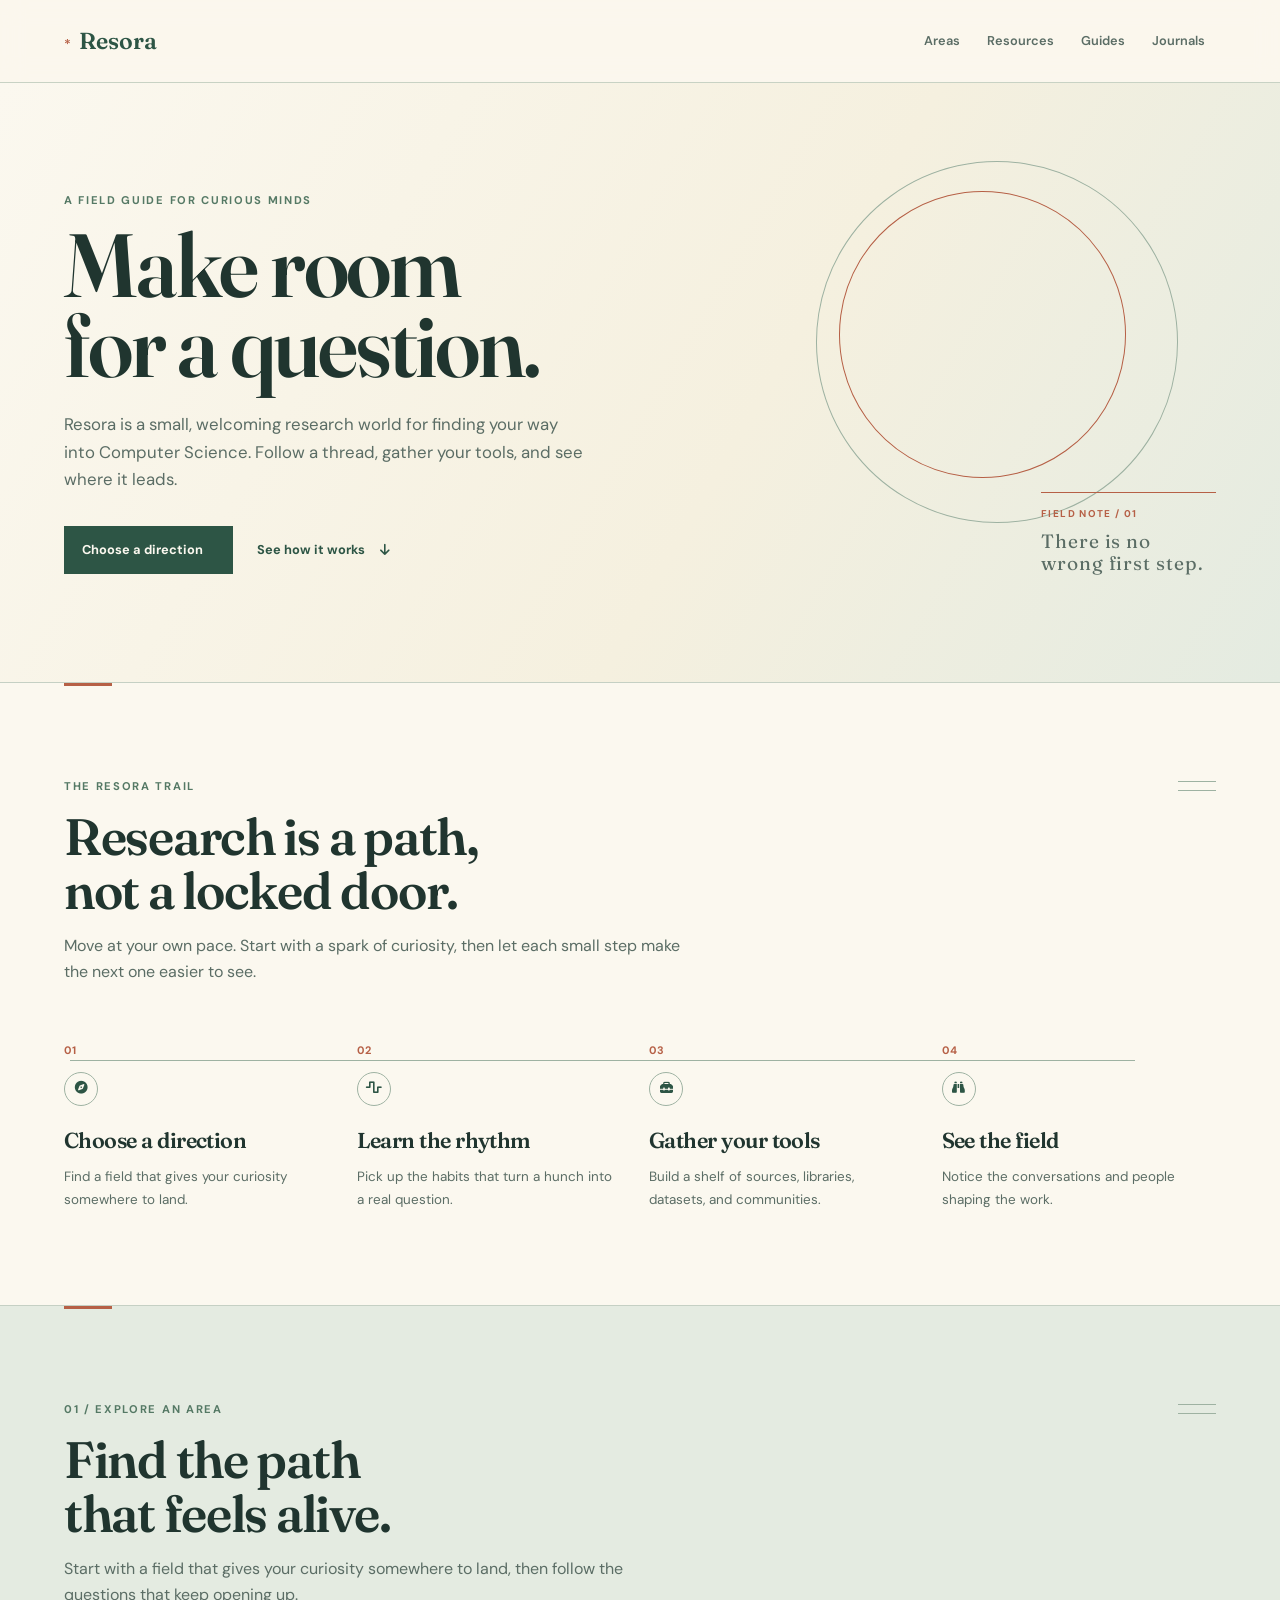
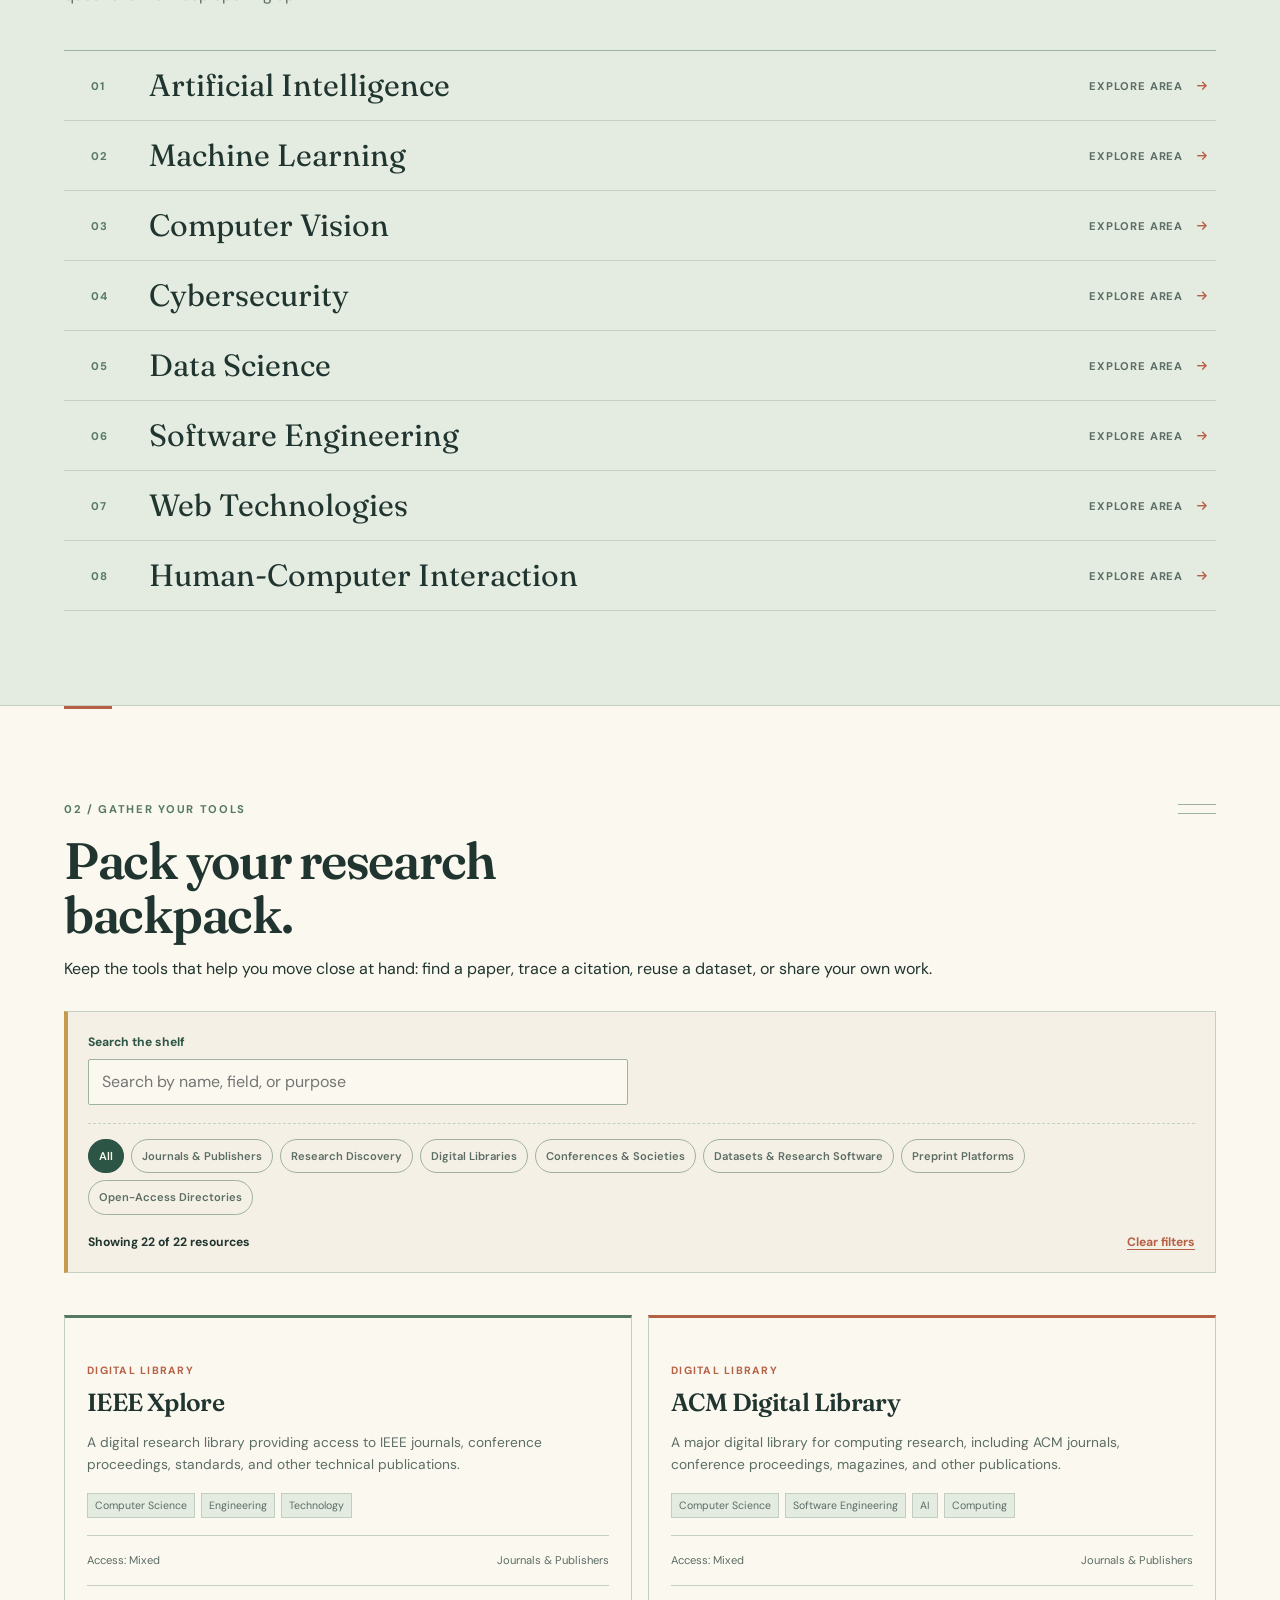
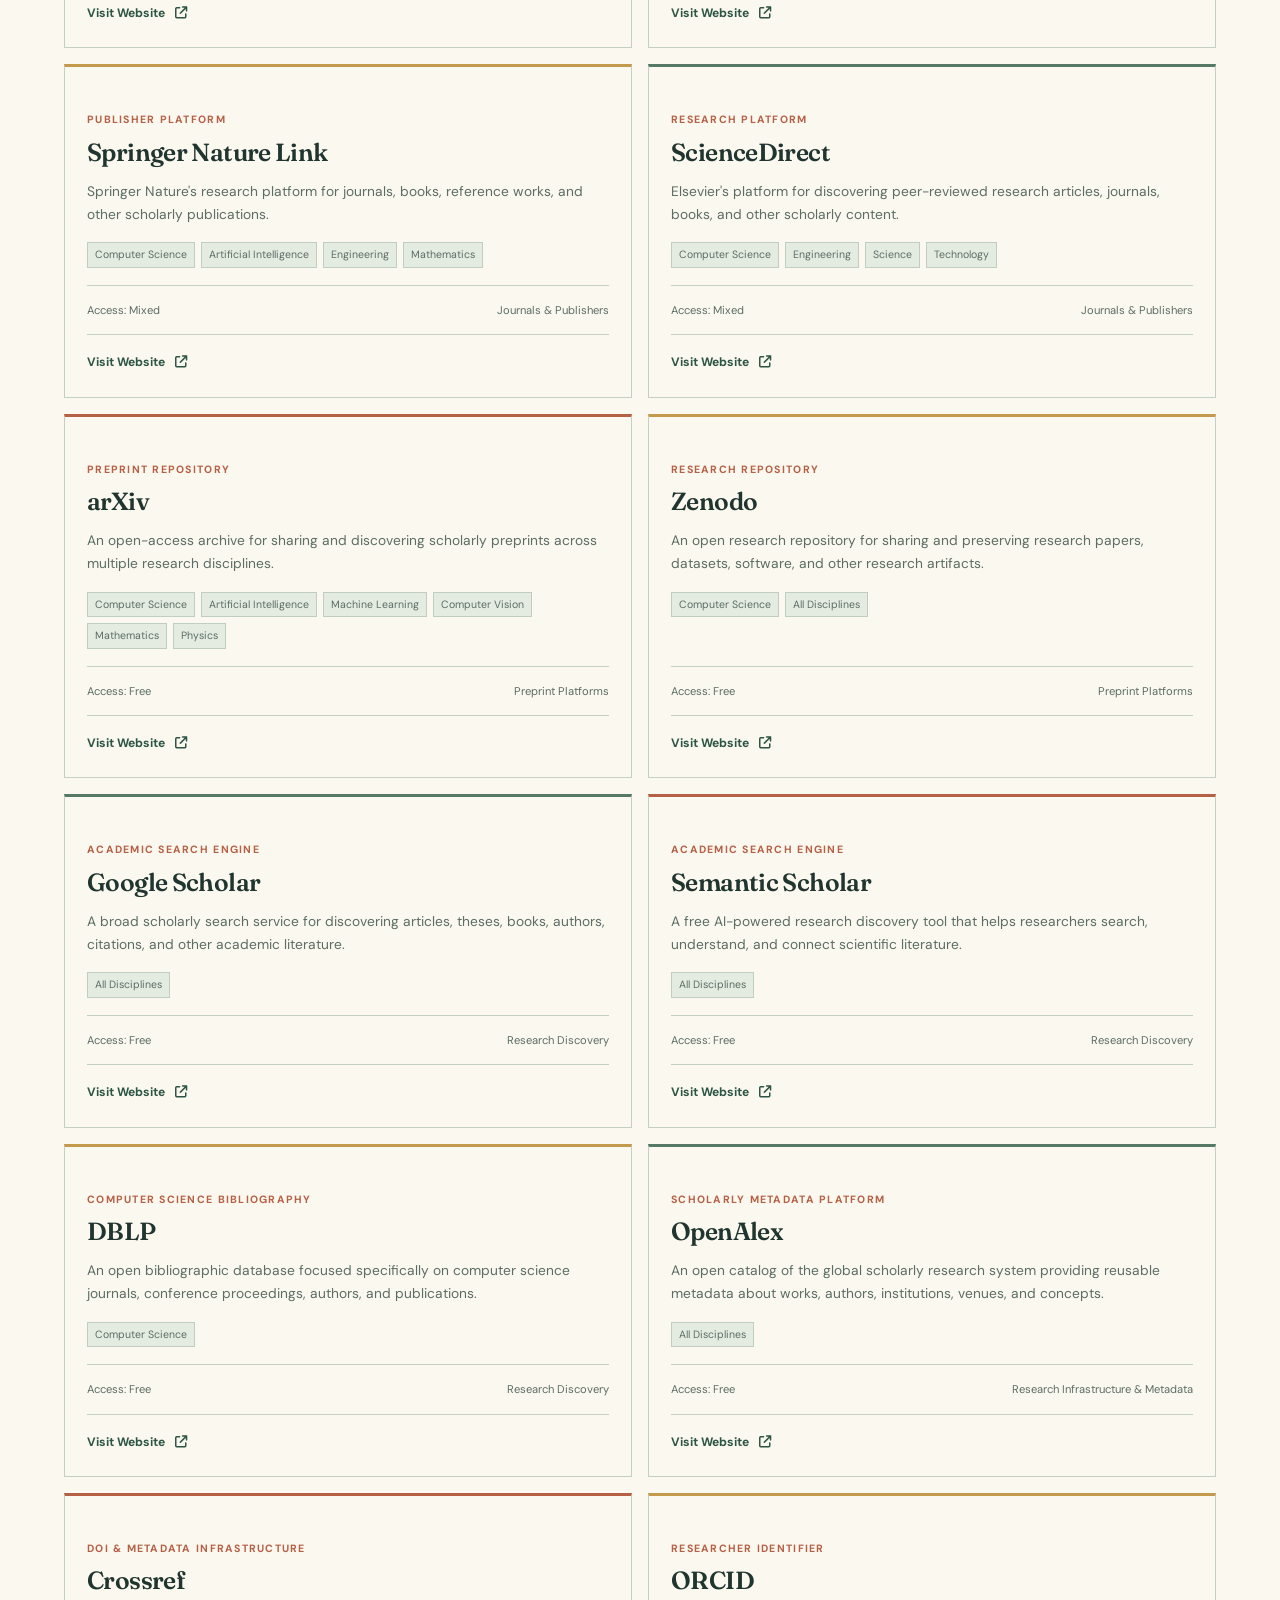
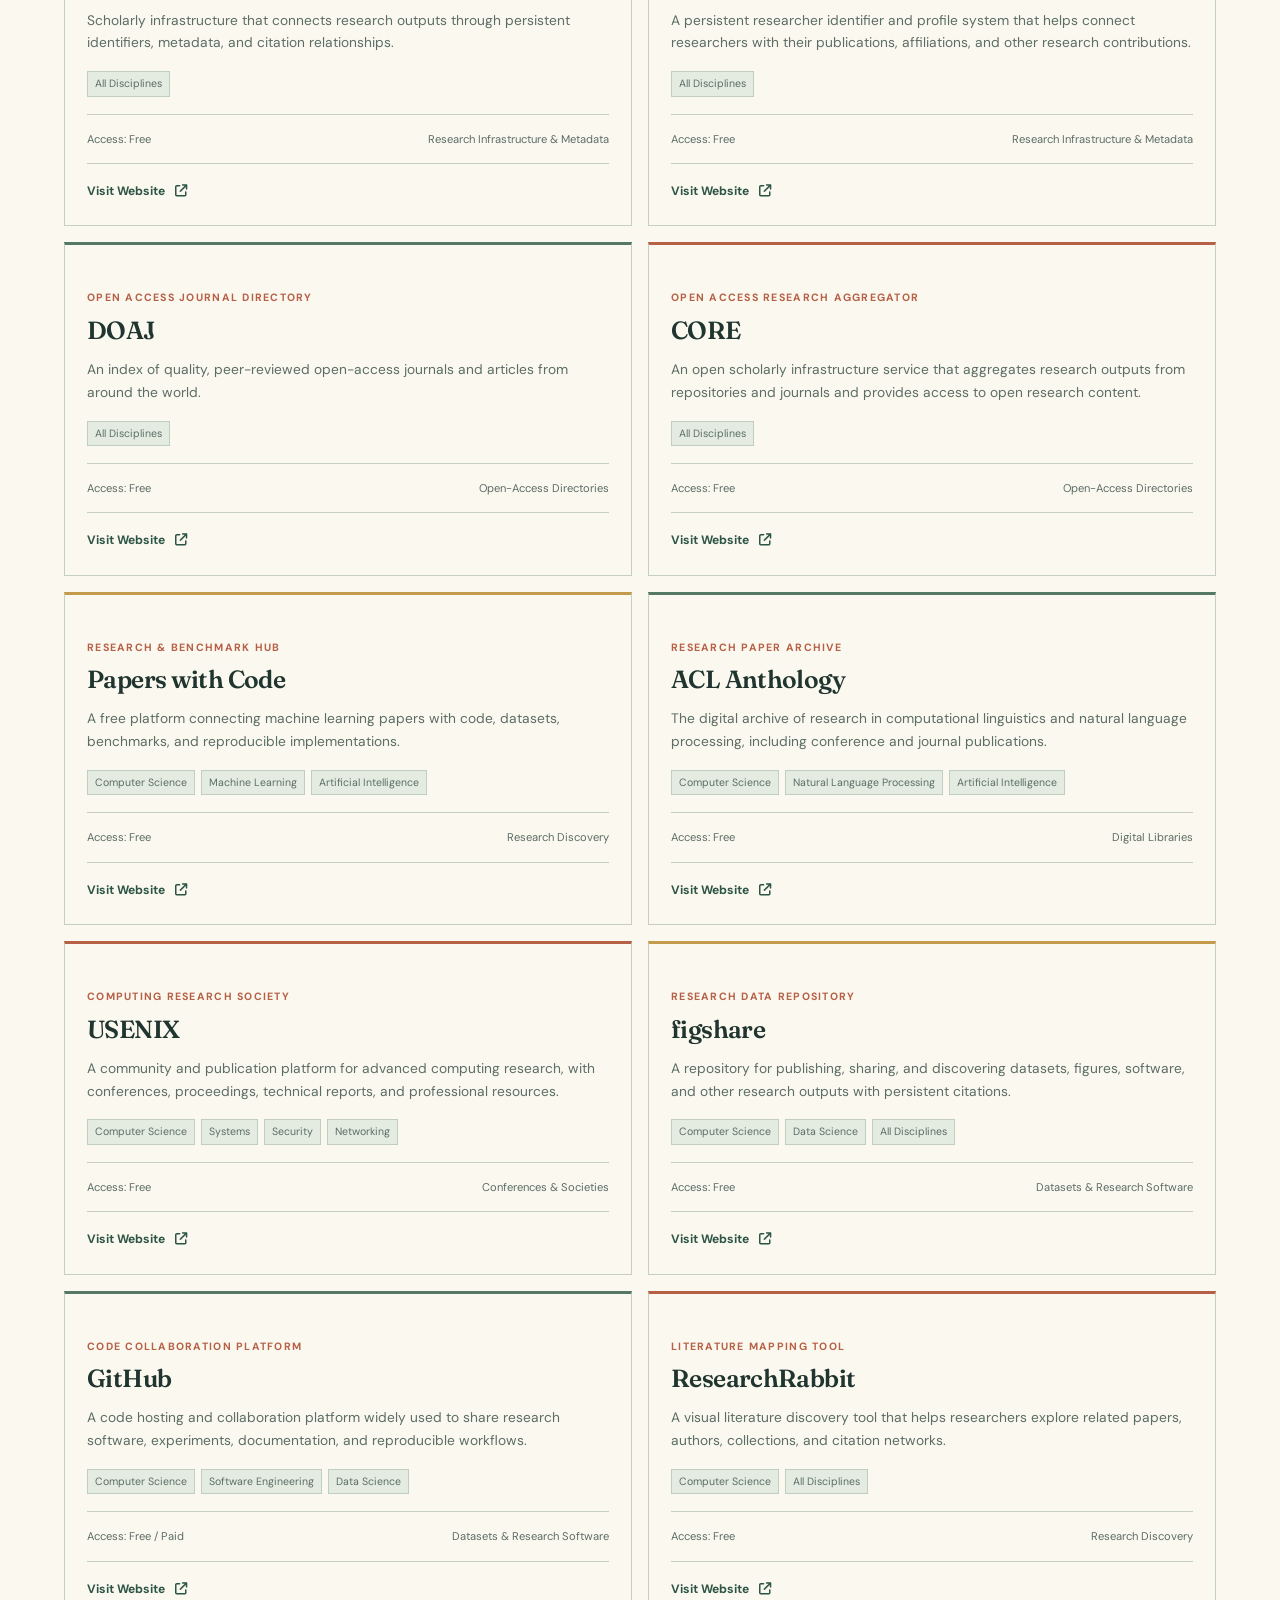
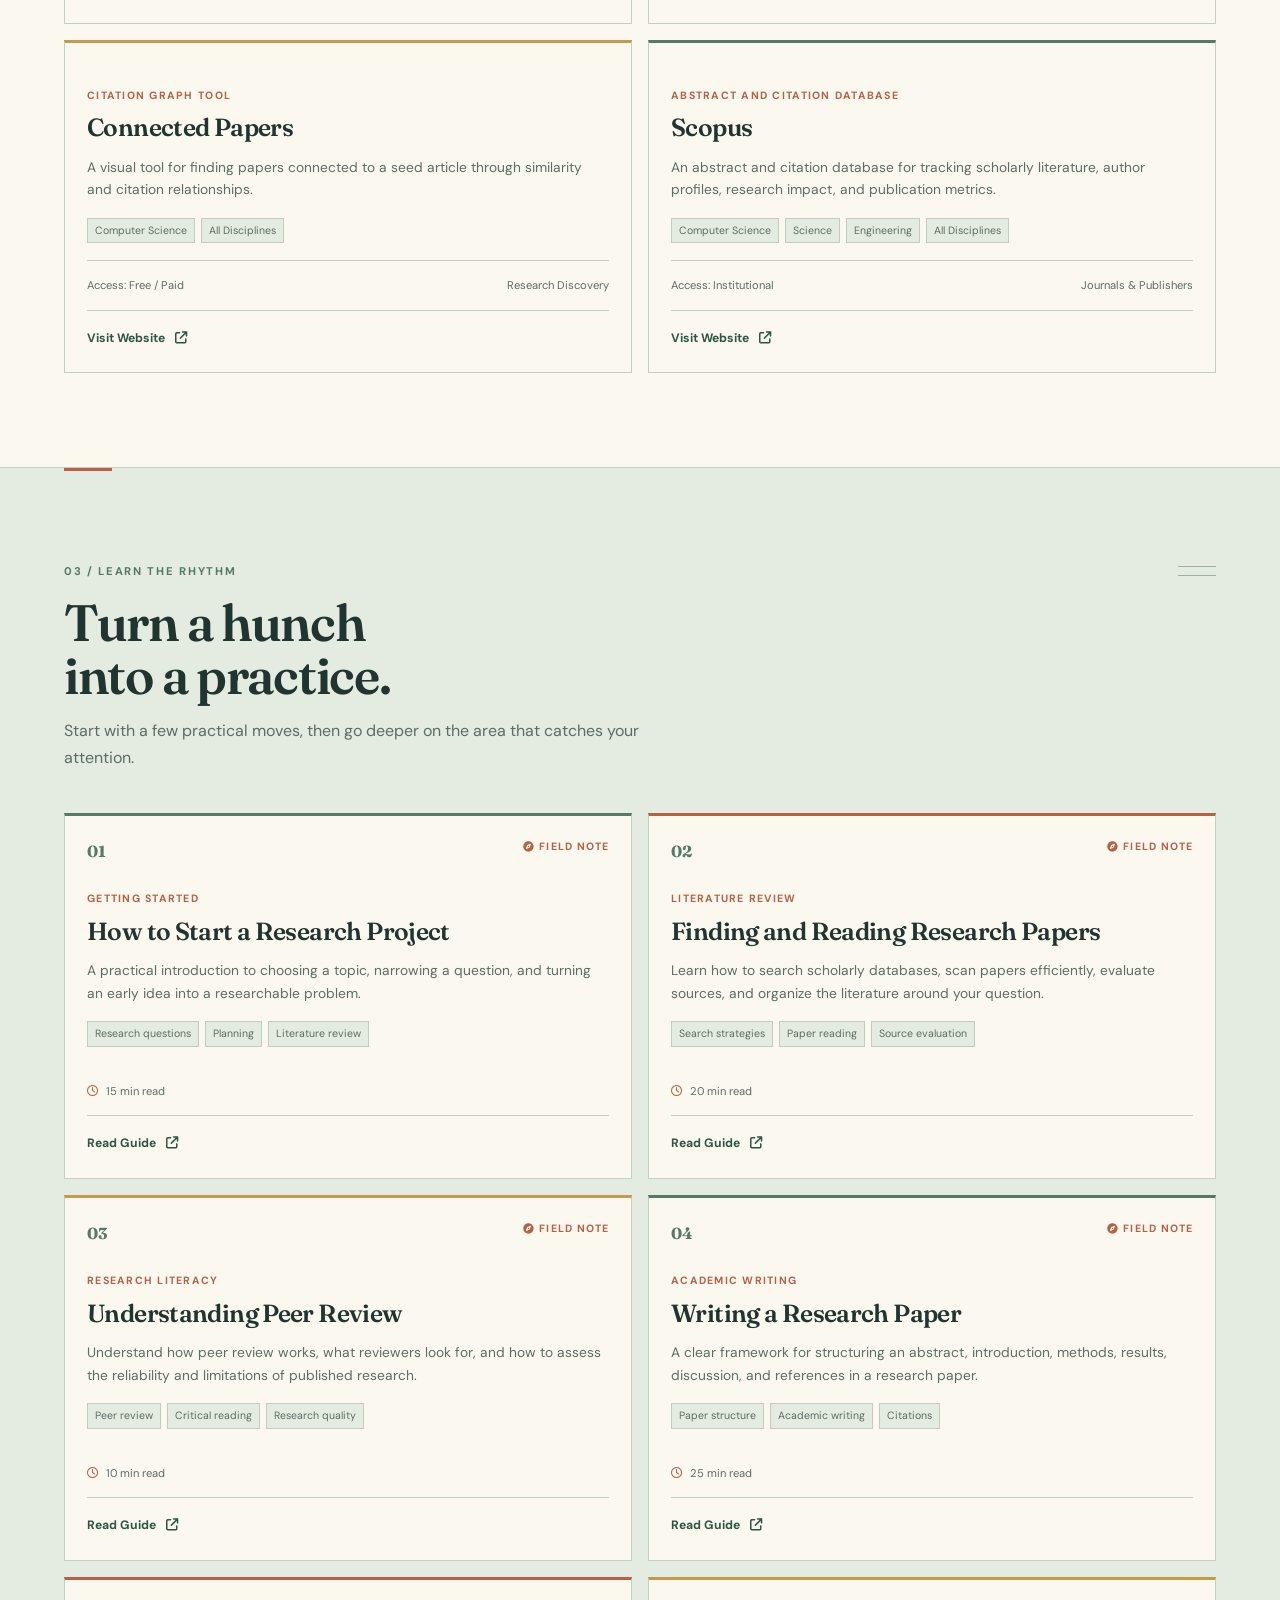
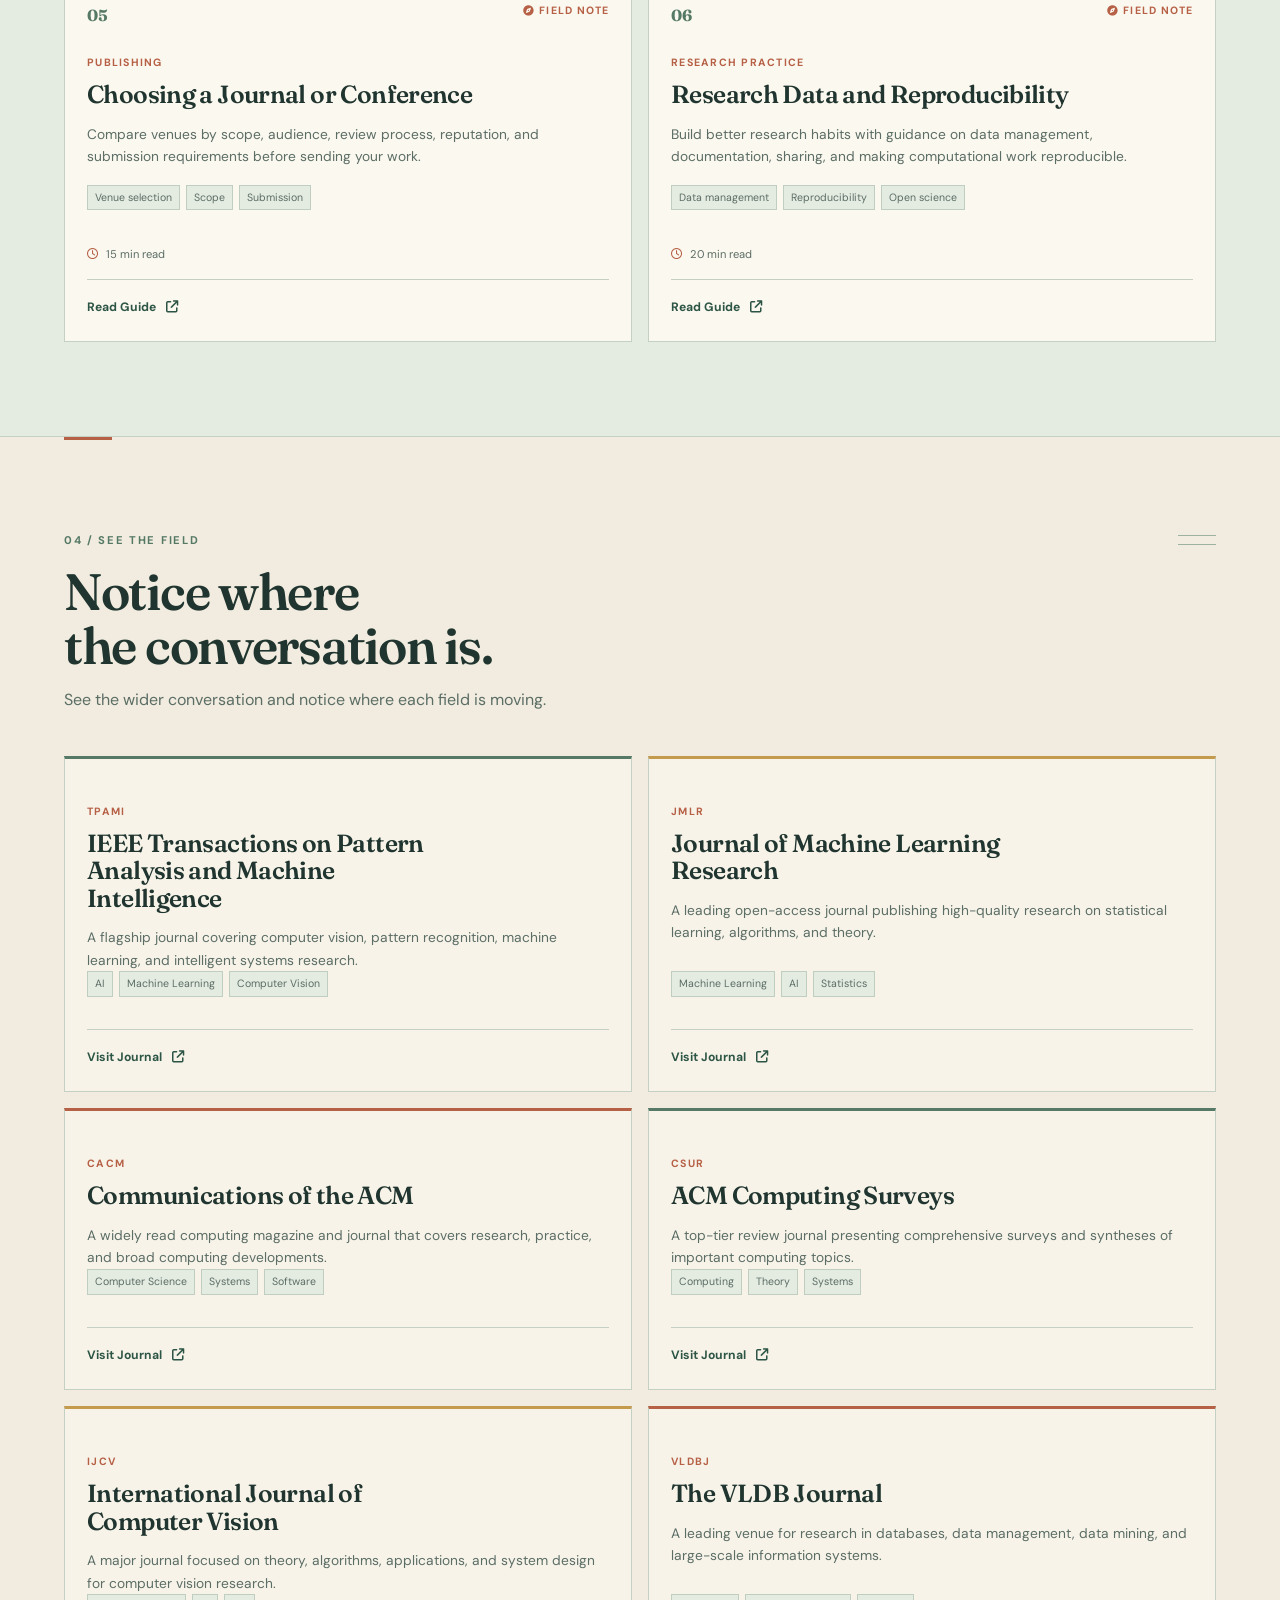
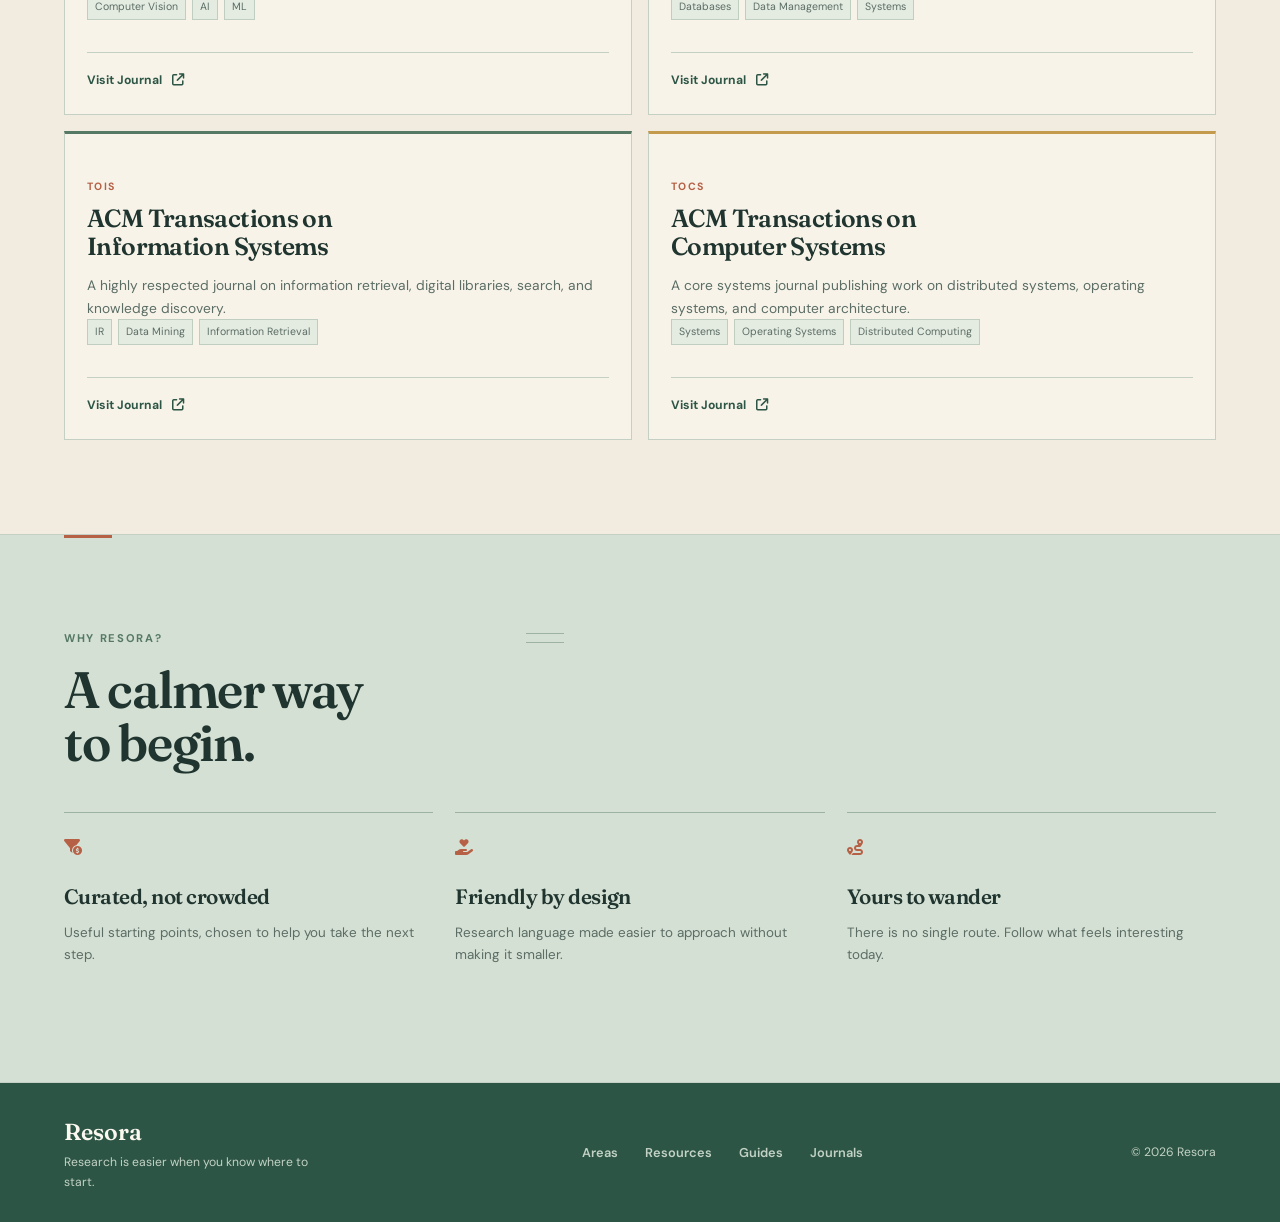
<file: index.html>
<!DOCTYPE html>
<html lang="en">
  <head>
    <meta charset="UTF-8" />
    <meta
      name="viewport"
      content="width=device-width, initial-scale=1.0"
    />
    <meta
      name="description"
      content="A curated research resource directory for Computer Science students."
    />
    <title>Resora | Find Your Way Into Research</title>
    <link rel="stylesheet" href="https://cdnjs.cloudflare.com/ajax/libs/font-awesome/6.7.2/css/all.min.css" integrity="sha384-nRgPTkuX86pH8yjPJUAFuASXQSSl2/bBUiNV47vSYpKFxHJhbcrGnmlYpYJMeD7a" crossorigin="anonymous">
    <link rel="icon" type="image/png" href="assets/favicon.png" />
    <link rel="stylesheet" href="css/style.css" />
  </head>

  <body>
    <header>
      <nav>
        <a href="/" aria-label="Research Resources Home">Resora</a>

        <ul>
          <li>
            <a href="#areas">Areas</a>
          </li>
          <li>
            <a href="#resources">Resources</a>
          </li>
          <li>
            <a href="#guides">Guides</a>
          </li>
          <li>
            <a href="#journals">Journals</a>
          </li>
        </ul>
      </nav>
    </header>

    <main>
      <section id="hero">
        <div>
          <p class="eyebrow">A field guide for curious minds</p>

          <h1>
            Make room<br />
            for a question.
          </h1>

          <p>
            Resora is a small, welcoming research world for finding your way
            into Computer Science. Follow a thread, gather your tools, and see
            where it leads.
          </p>

          <div class="hero-actions">
            <a href="#areas">Choose a direction <i class="fa-solid fa-arrow-down-right" aria-hidden="true"></i></a>
            <a class="text-link" href="#journey">See how it works <i class="fa-solid fa-arrow-down" aria-hidden="true"></i></a>
          </div>
        </div>

        <div class="hero-note" aria-hidden="true">
          <span>FIELD NOTE / 01</span>
          <p>There is no<br />wrong first step.</p>
        </div>
      </section>

      <section id="journey" class="journey-section">
        <div class="section-intro">
          <p class="eyebrow">The Resora trail</p>
          <h2>Research is a path,<br />not a locked door.</h2>
          <p>
            Move at your own pace. Start with a spark of curiosity, then let
            each small step make the next one easier to see.
          </p>
        </div>

        <div class="journey-path" aria-label="Four steps into research">
          <article class="journey-step">
            <span class="step-number">01</span>
            <span class="step-marker" aria-hidden="true"><i class="fa-solid fa-compass"></i></span>
            <h3>Choose a direction</h3>
            <p>Find a field that gives your curiosity somewhere to land.</p>
          </article>
          <article class="journey-step">
            <span class="step-number">02</span>
            <span class="step-marker" aria-hidden="true"><i class="fa-solid fa-wave-square"></i></span>
            <h3>Learn the rhythm</h3>
            <p>Pick up the habits that turn a hunch into a real question.</p>
          </article>
          <article class="journey-step">
            <span class="step-number">03</span>
            <span class="step-marker" aria-hidden="true"><i class="fa-solid fa-toolbox"></i></span>
            <h3>Gather your tools</h3>
            <p>Build a shelf of sources, libraries, datasets, and communities.</p>
          </article>
          <article class="journey-step">
            <span class="step-number">04</span>
            <span class="step-marker" aria-hidden="true"><i class="fa-solid fa-binoculars"></i></span>
            <h3>See the field</h3>
            <p>Notice the conversations and people shaping the work.</p>
          </article>
        </div>
      </section>

      <section id="areas">
        <div class="section-intro">
          <p class="eyebrow">01 / Explore an area</p>

          <h2>Find the path<br />that feels alive.</h2>

          <p>
            Start with a field that gives your curiosity somewhere to land,
            then follow the questions that keep opening up.
          </p>
        </div>

        <div class="area-list" aria-label="Research areas">
          <a class="area-card" href="area.html?topic=artificial-intelligence"><span class="area-number">01</span><span class="area-name">Artificial Intelligence</span><span class="area-action">Explore area <i class="fa-solid fa-arrow-right" aria-hidden="true"></i></span></a>
          <a class="area-card" href="area.html?topic=machine-learning"><span class="area-number">02</span><span class="area-name">Machine Learning</span><span class="area-action">Explore area <i class="fa-solid fa-arrow-right" aria-hidden="true"></i></span></a>
          <a class="area-card" href="area.html?topic=computer-vision"><span class="area-number">03</span><span class="area-name">Computer Vision</span><span class="area-action">Explore area <i class="fa-solid fa-arrow-right" aria-hidden="true"></i></span></a>
          <a class="area-card" href="area.html?topic=cybersecurity"><span class="area-number">04</span><span class="area-name">Cybersecurity</span><span class="area-action">Explore area <i class="fa-solid fa-arrow-right" aria-hidden="true"></i></span></a>
          <a class="area-card" href="area.html?topic=data-science"><span class="area-number">05</span><span class="area-name">Data Science</span><span class="area-action">Explore area <i class="fa-solid fa-arrow-right" aria-hidden="true"></i></span></a>
          <a class="area-card" href="area.html?topic=software-engineering"><span class="area-number">06</span><span class="area-name">Software Engineering</span><span class="area-action">Explore area <i class="fa-solid fa-arrow-right" aria-hidden="true"></i></span></a>
          <a class="area-card" href="area.html?topic=web-technologies"><span class="area-number">07</span><span class="area-name">Web Technologies</span><span class="area-action">Explore area <i class="fa-solid fa-arrow-right" aria-hidden="true"></i></span></a>
          <a class="area-card" href="area.html?topic=human-computer-interaction"><span class="area-number">08</span><span class="area-name">Human-Computer Interaction</span><span class="area-action">Explore area <i class="fa-solid fa-arrow-right" aria-hidden="true"></i></span></a>
        </div>
      </section>

      <section id="resources">
        <div class="section-intro">
          <p class="eyebrow">02 / Gather your tools</p>

          <h2>Pack your research<br />backpack.</h2>

          <p>
            Keep the tools that help you move close at hand: find a paper,
            trace a citation, reuse a dataset, or share your own work.
          </p>

          <div class="resource-controls">
            <label class="search-label" for="search-input">Search the shelf</label>
            <input id="search-input" type="search" placeholder="Search by name, field, or purpose" autocomplete="off" />

            <div class="category-list" aria-label="Filter by category">
              <button class="category-btn active" type="button" data-category="All">All</button>
              <button class="category-btn" type="button" data-category="Journals & Publishers">Journals & Publishers</button>
              <button class="category-btn" type="button" data-category="Research Discovery">Research Discovery</button>
              <button class="category-btn" type="button" data-category="Digital Libraries">Digital Libraries</button>
              <button class="category-btn" type="button" data-category="Conferences & Societies">Conferences & Societies</button>
              <button class="category-btn" type="button" data-category="Datasets & Research Software">Datasets & Research Software</button>
              <button class="category-btn" type="button" data-category="Preprint Platforms">Preprint Platforms</button>
              <button class="category-btn" type="button" data-category="Open-Access Directories">Open-Access Directories</button>
            </div>

            <div class="resource-filter-status">
              <p id="resource-count" role="status" aria-live="polite"></p>
              <button id="clear-filters" class="clear-filters" type="button">Clear filters</button>
            </div>
          </div>
        </div>

        <div id="resource-container">
          <!-- Resource cards will be added with JavaScript -->
        </div>
      </section>

      <section id="guides">
        <div class="section-intro">
          <p class="eyebrow">03 / Learn the rhythm</p>

          <h2>Turn a hunch<br />into a practice.</h2>

          <p>
            Start with a few practical moves, then go deeper on the area that
            catches your attention.
          </p>
        </div>

        <div id="guide-list">
          <!-- Guide cards will be added with JavaScript -->
        </div>
      </section>

      <section id="journals">
        <div class="section-intro">
          <p class="eyebrow">04 / See the field</p>

          <h2>Notice where<br />the conversation is.</h2>

          <p>
            See the wider conversation and notice where each field is moving.
          </p>
        </div>

        <div id="journal-list">
          <!-- Journal cards will be added with JavaScript -->
        </div>
      </section>

      <section id="why-resora">
        <div class="section-intro">
          <p class="eyebrow">Why Resora?</p>
          <h2>A calmer way<br />to begin.</h2>
        </div>

        <div class="why-grid">
          <article>
            <span class="why-mark" aria-hidden="true"><i class="fa-solid fa-filter-circle-dollar"></i></span>
            <h3>Curated, not crowded</h3>
            <p>Useful starting points, chosen to help you take the next step.</p>
          </article>
          <article>
            <span class="why-mark" aria-hidden="true"><i class="fa-solid fa-hand-holding-heart"></i></span>
            <h3>Friendly by design</h3>
            <p>Research language made easier to approach without making it smaller.</p>
          </article>
          <article>
            <span class="why-mark" aria-hidden="true"><i class="fa-solid fa-route"></i></span>
            <h3>Yours to wander</h3>
            <p>There is no single route. Follow what feels interesting today.</p>
          </article>
        </div>
      </section>
    </main>

    <footer>
      <div class="footer-inner">
        <div>
          <a class="footer-brand" href="/">Resora</a>
          <p>Research is easier when you know where to start.</p>
        </div>
        <nav class="footer-nav" aria-label="Footer navigation">
          <ul>
            <li><a href="#areas">Areas</a></li>
            <li><a href="#resources">Resources</a></li>
            <li><a href="#guides">Guides</a></li>
            <li><a href="#journals">Journals</a></li>
          </ul>
        </nav>
        <p>&copy; 2026 Resora</p>
      </div>
    </footer>
    
    <script type="module" src="js/script.js"></script>
  </body>
</html>
</file>
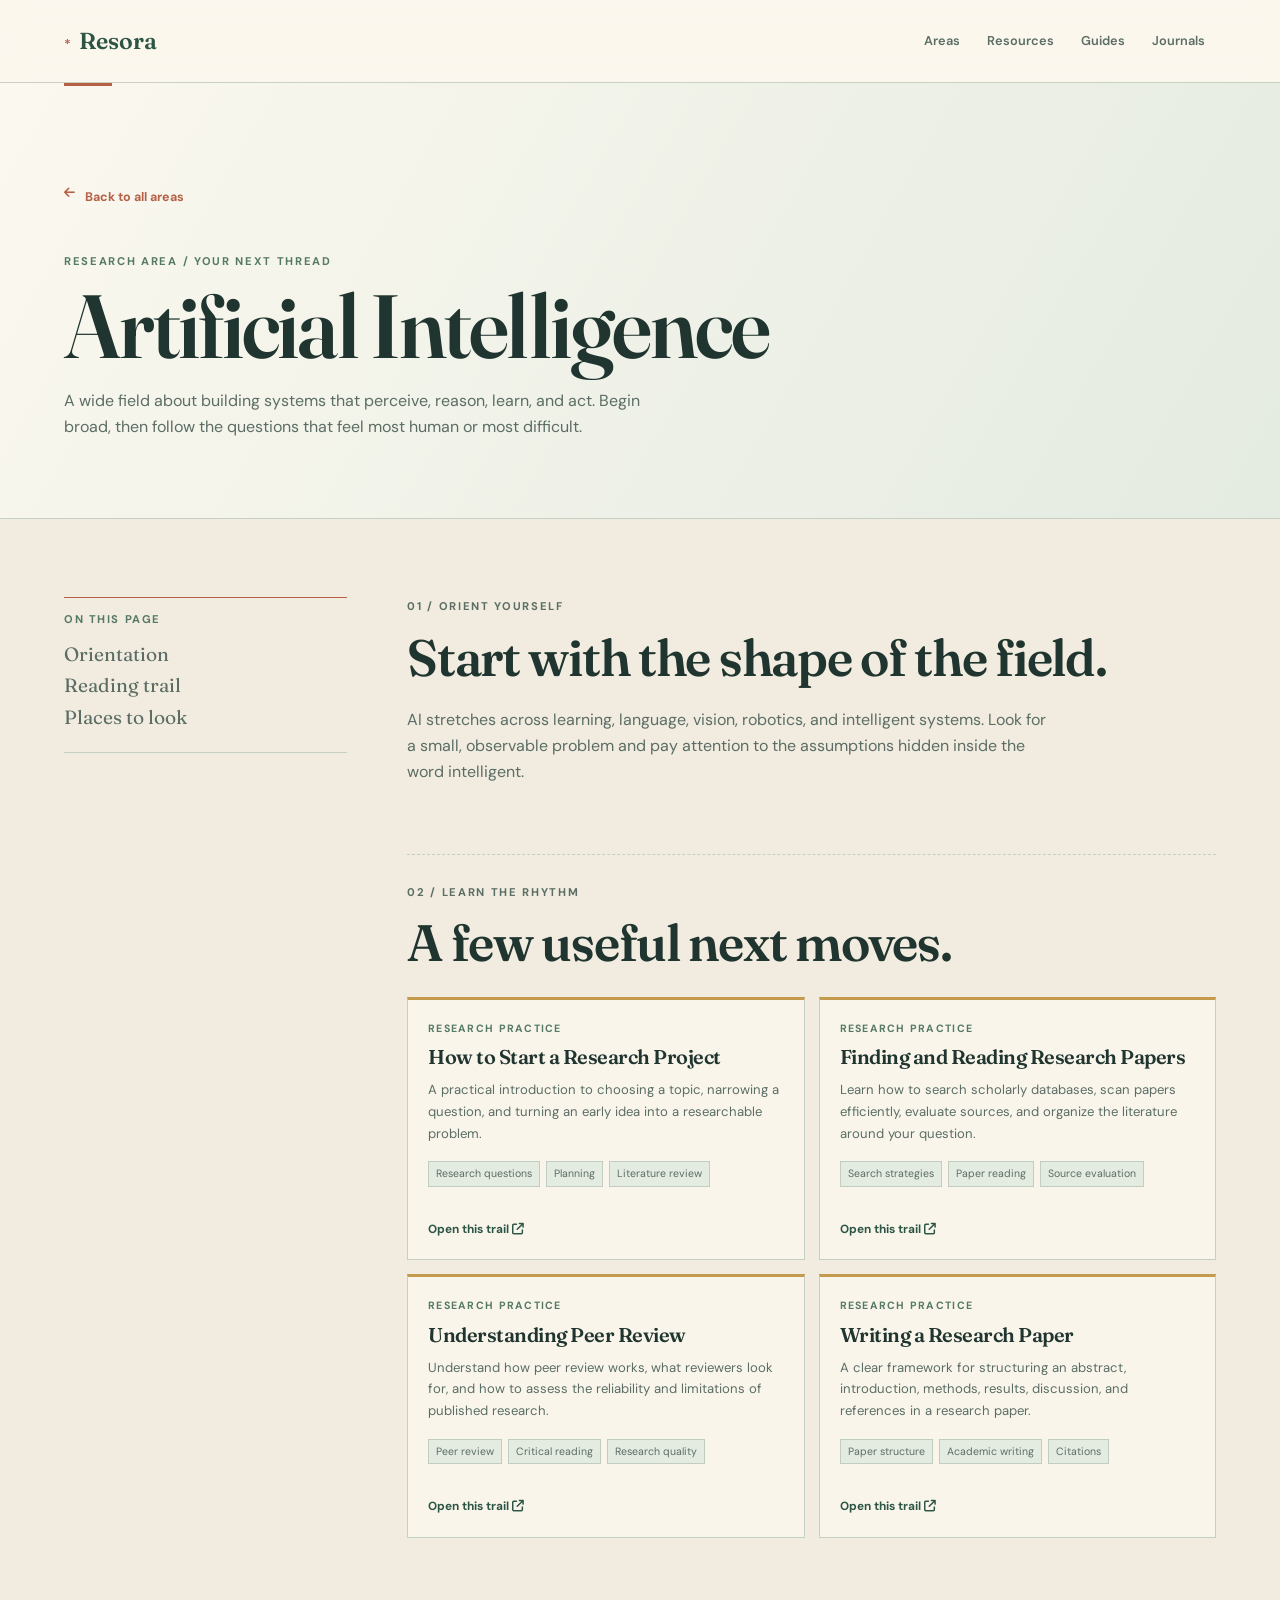
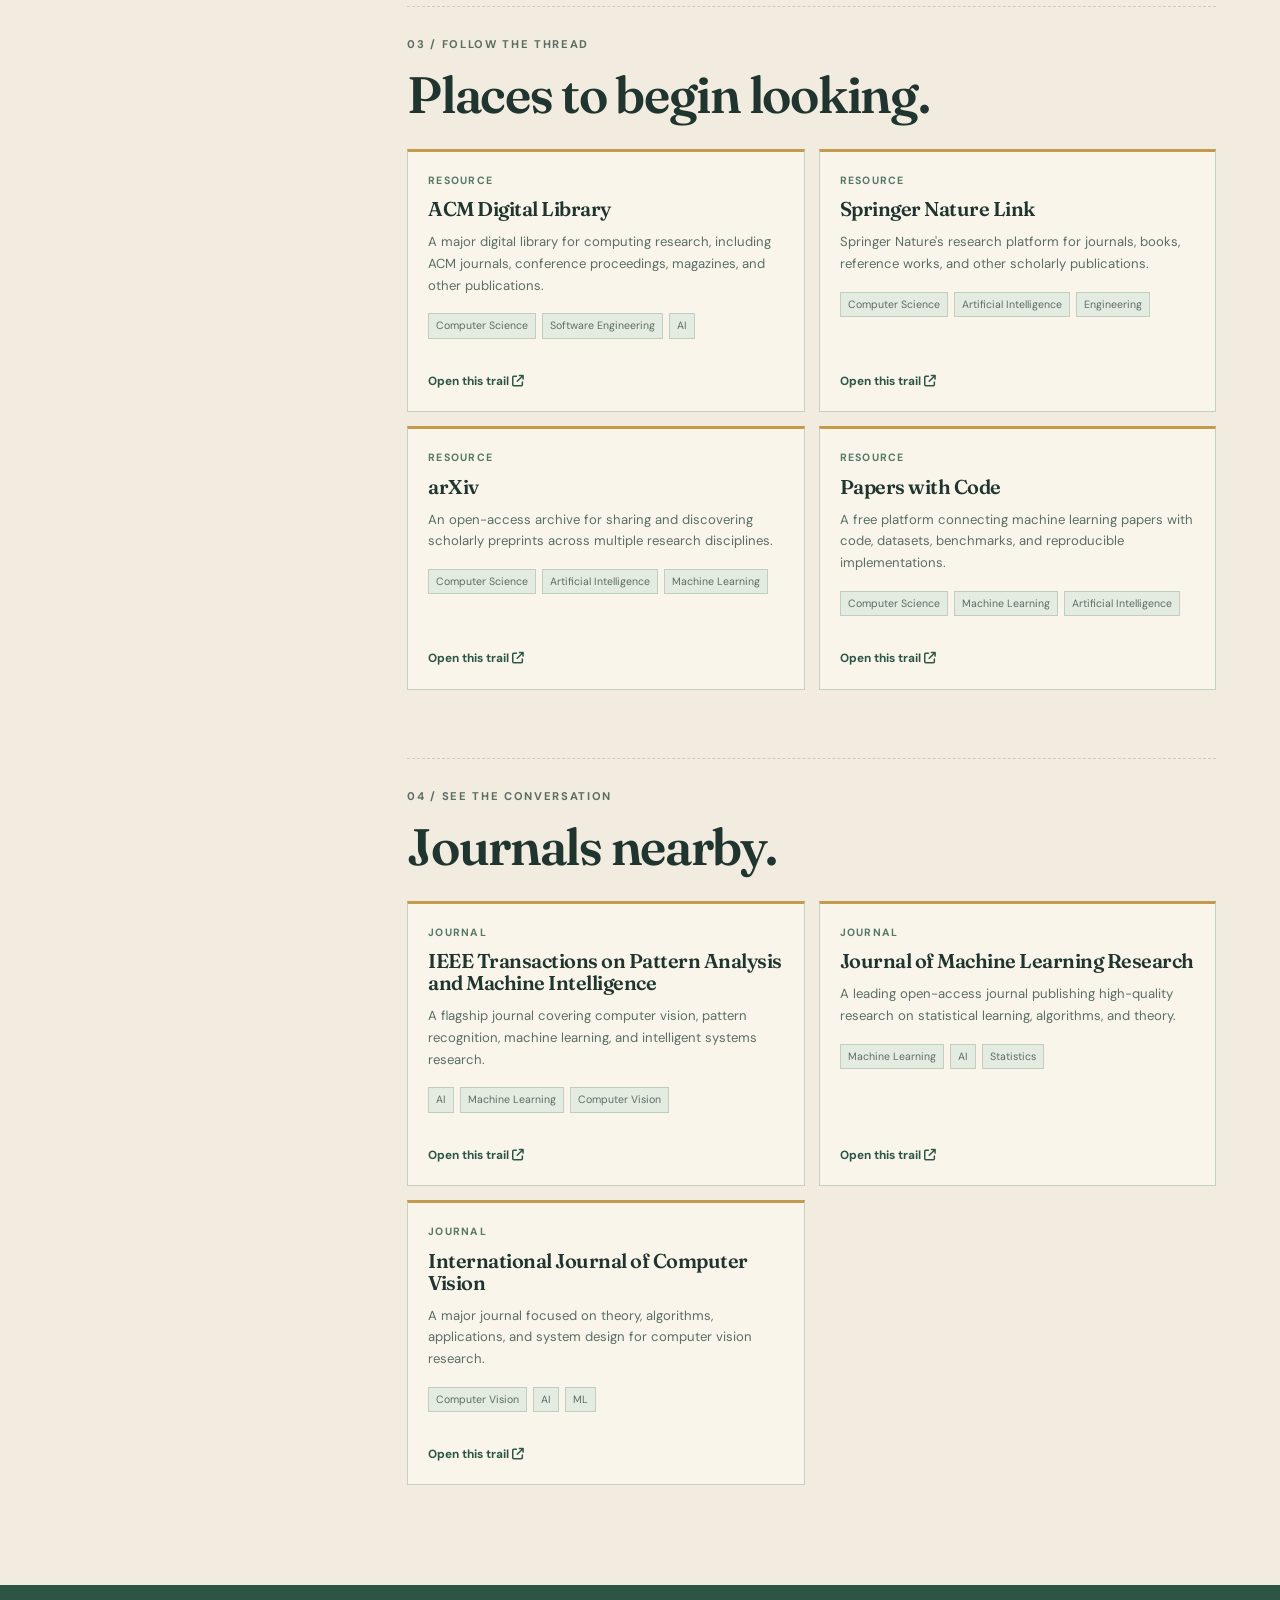
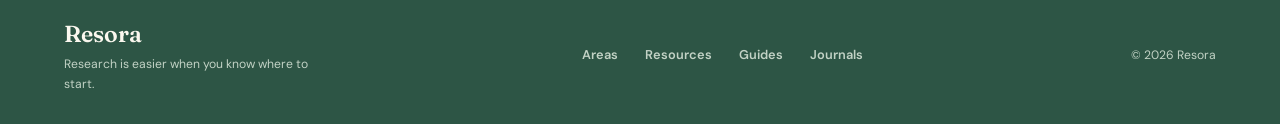
<file: area.html>
<!DOCTYPE html>
<html lang="en">
  <head>
    <meta charset="UTF-8" />
    <meta name="viewport" content="width=device-width, initial-scale=1.0" />
    <meta name="description" content="A focused Computer Science research area guide from Resora." />
    <title>Resora | Research Area</title>
    <link rel="stylesheet" href="https://cdnjs.cloudflare.com/ajax/libs/font-awesome/6.7.2/css/all.min.css" integrity="sha384-nRgPTkuX86pH8yjPJUAFuASXQSSl2/bBUiNV47vSYpKFxHJhbcrGnmlYpYJMeD7a" crossorigin="anonymous">
    <link rel="stylesheet" href="css/style.css" />
  </head>
  <body class="area-page">
    <header>
      <nav>
        <a href="index.html" aria-label="Resora home">Resora</a>
        <ul>
          <li><a href="#area-orientation">Areas</a></li>
          <li><a href="#area-resources">Resources</a></li>
          <li><a href="#area-guides">Guides</a></li>
          <li><a href="#area-journals">Journals</a></li>
        </ul>
      </nav>
    </header>

    <main>
      <section class="area-hero">
        <div class="area-hero-inner">
          <a class="area-back" href="index.html#areas"><i class="fa-solid fa-arrow-left" aria-hidden="true"></i> Back to all areas</a>
          <p class="eyebrow">Research area / your next thread</p>
          <h1 id="area-title">Research area</h1>
          <p class="area-intro" id="area-intro"></p>
        </div>
      </section>

      <div class="area-content">
        <aside class="area-sidebar">
          <p>On this page</p>
          <span>Orientation<br />Reading trail<br />Places to look</span>
        </aside>

        <div>
          <section class="area-section" id="area-orientation">
            <p class="eyebrow">01 / orient yourself</p>
            <h2>Start with the shape of the field.</h2>
            <p id="area-description"></p>
          </section>

          <section class="area-section" id="area-guides">
            <p class="eyebrow">02 / learn the rhythm</p>
            <h2>A few useful next moves.</h2>
            <div class="area-results" id="guide-results"></div>
          </section>

          <section class="area-section" id="area-resources">
            <p class="eyebrow">03 / follow the thread</p>
            <h2>Places to begin looking.</h2>
            <div class="area-results" id="resource-results"></div>
          </section>

          <section class="area-section" id="area-journals">
            <p class="eyebrow">04 / see the conversation</p>
            <h2>Journals nearby.</h2>
            <div class="area-results" id="journal-results"></div>
          </section>
        </div>
      </div>
    </main>

    <footer>
      <div class="footer-inner area-footer-inner">
        <div>
          <a class="footer-brand" href="index.html">Resora</a>
          <p>Research is easier when you know where to start.</p>
        </div>
        <nav class="footer-nav" aria-label="Footer navigation">
          <ul>
            <li><a href="index.html#areas">Areas</a></li>
            <li><a href="index.html#resources">Resources</a></li>
            <li><a href="index.html#guides">Guides</a></li>
            <li><a href="index.html#journals">Journals</a></li>
          </ul>
        </nav>
        <p>&copy; 2026 Resora</p>
      </div>
    </footer>

    <script type="module" src="js/area-script.js"></script>
  </body>
</html>
</file>
<file: css/style.css>
@import url('https://fonts.googleapis.com/css2?family=DM+Sans:wght@400;500;600;700&family=Fraunces:opsz,wght@9..144,500;9..144,600;9..144,700&display=swap');

:root {
  --ink: #20352f;
  --ink-soft: #5b6d65;
  --paper: #f1ecdf;
  --paper-light: #fbf8ef;
  --paper-green: #e4ebe1;
  --paper-sage: #d5e0d4;
  --line: #c5d0c4;
  --line-strong: #9eb2a2;
  --moss: #557965;
  --forest: #2d5545;
  --terracotta: #b66046;
  --gold: #c49a4c;
  --max-width: 1180px;
  --serif: "Fraunces", Georgia, serif;
  --sans: "DM Sans", Arial, sans-serif;
}

* {
  box-sizing: border-box;
  margin: 0;
  padding: 0;
}

html {
  scroll-behavior: smooth;
}

body {
  min-width: 320px;
  overflow-x: hidden;
  color: var(--ink);
  background: var(--paper);
  font-family: var(--sans);
  line-height: 1.65;
}

a {
  color: inherit;
  text-decoration: none;
}

button,
input,
select,
textarea {
  font: inherit;
}

button,
a {
  -webkit-tap-highlight-color: transparent;
}

:focus-visible {
  outline: 3px solid rgba(196, 154, 76, .8);
  outline-offset: 4px;
}

header {
  position: sticky;
  top: 0;
  z-index: 10;
  padding: 12px 0;
  border-bottom: 1px solid rgba(158, 178, 162, .55);
  background: rgba(251, 248, 239, .94);
  backdrop-filter: blur(12px);
}

nav,
main>section>div,
footer>div {
  width: min(90%, var(--max-width));
  margin: 0 auto;
}

nav {
  min-height: 58px;
  display: flex;
  align-items: center;
  justify-content: space-between;
  gap: 28px;
}

nav>a,
.footer-brand {
  flex-shrink: 0;
  color: var(--forest);
  font-family: var(--serif);
  font-size: 1.45rem;
  font-weight: 600;
}

nav>a::before {
  content: "*";
  margin-right: 8px;
  color: var(--terracotta);
  font-family: var(--sans);
  font-size: .85rem;
}

nav ul,
.footer-nav ul {
  display: flex;
  gap: 5px;
  list-style: none;
}

nav ul {
  min-width: 0;
  overflow-x: auto;
  scrollbar-width: none;
}

nav ul::-webkit-scrollbar {
  display: none;
}

nav li a,
.footer-nav li a {
  display: block;
  padding: 7px 11px;
  color: var(--ink-soft);
  font-size: .8rem;
  font-weight: 600;
  transition: color 160ms ease, background-color 160ms ease;
}

nav li a:hover,
nav li a:focus-visible {
  color: var(--forest);
  background: var(--paper-green);
}

main>section {
  position: relative;
  padding: 94px 0;
  border-bottom: 1px solid var(--line);
}

main>section:not(#hero)::before {
  position: absolute;
  top: 0;
  left: max(5%, calc((100% - var(--max-width)) / 2));
  width: 48px;
  height: 3px;
  content: "";
  background: var(--terracotta);
}

.section-intro {
  position: relative;
}

.section-intro::after {
  position: absolute;
  top: 4px;
  right: 0;
  width: 38px;
  height: 8px;
  border-top: 1px solid var(--line-strong);
  border-bottom: 1px solid var(--line-strong);
  content: "";
}

.section-intro>p:first-child,
.eyebrow {
  margin-bottom: 15px;
  color: var(--moss);
  font-size: .7rem;
  font-weight: 700;
  letter-spacing: .15em;
  text-transform: uppercase;
}

h1,
h2,
h3 {
  font-family: var(--serif);
  font-weight: 600;
  letter-spacing: -.025em;
}

h2 {
  margin-bottom: 15px;
  font-size: clamp(2.15rem, 4vw, 3.5rem);
  line-height: 1.05;
}

.section-intro>p:last-child {
  max-width: 620px;
  color: var(--ink-soft);
}

.section-intro,
.area-section,
.resource-card,
.journal-card,
.guide-card,
.area-result {
  overflow-wrap: anywhere;
}

#hero {
  min-height: 600px;
  display: flex;
  align-items: center;
  overflow: hidden;
  background: linear-gradient(120deg, var(--paper-light) 0%, #f5f0df 58%, var(--paper-green) 100%);
}

#hero::before,
#hero::after {
  position: absolute;
  content: "";
  border: 1px solid var(--line-strong);
  border-radius: 50%;
}

#hero::before {
  right: 8%;
  top: 13%;
  width: min(30vw, 360px);
  height: min(30vw, 360px);
  transform: rotate(9deg);
}

#hero::after {
  right: 12%;
  top: 18%;
  width: min(24vw, 285px);
  height: min(24vw, 285px);
  border-color: var(--terracotta);
  transform: rotate(-14deg);
}

#hero>div:first-child {
  position: relative;
  z-index: 1;
  width: min(90%, var(--max-width));
  max-width: 700px;
  margin-left: max(5%, calc((100% - var(--max-width)) / 2));
  margin-right: 0;
}

#hero h1 {
  max-width: 680px;
  margin-bottom: 25px;
  font-size: clamp(3.4rem, 7vw, 6.7rem);
  line-height: .9;
}

#hero>div>p:nth-of-type(2) {
  max-width: 520px;
  color: var(--ink-soft);
  font-size: 1.05rem;
}

.hero-actions {
  display: flex;
  align-items: center;
  flex-wrap: wrap;
  gap: 24px;
  margin-top: 32px;
}

.hero-actions>a:first-child {
  display: inline-flex;
  align-items: center;
  min-height: 48px;
  padding: 0 18px;
  color: var(--paper-light);
  background: var(--forest);
  font-size: .8rem;
  font-weight: 700;
  transition: background-color 160ms ease, transform 160ms ease;
}

.hero-actions>a:first-child:hover,
.hero-actions>a:first-child:focus-visible {
  background: var(--terracotta);
  transform: translateY(-2px);
}

.hero-actions i {
  margin-left: 12px;
}

.hero-actions .text-link {
  color: var(--forest);
  font-size: .8rem;
  font-weight: 700;
}

.hero-actions .text-link:hover,
.hero-actions .text-link:focus-visible {
  color: var(--terracotta);
}

.hero-note {
  position: absolute;
  right: max(5%, calc((100% - var(--max-width)) / 2));
  bottom: 18%;
  width: 175px;
  padding-top: 13px;
  border-top: 1px solid var(--terracotta);
  color: var(--ink-soft);
  font-size: .72rem;
  letter-spacing: .08em;
  text-transform: uppercase;
}

.hero-note span {
  display: block;
  margin-bottom: 8px;
  color: var(--terracotta);
  font-size: .62rem;
  font-weight: 700;
  letter-spacing: .14em;
}

.hero-note p {
  font-family: var(--serif);
  font-size: 1.2rem;
  line-height: 1.15;
  text-transform: none;
}

#journey {
  background: var(--paper-light);
}

.journey-path {
  position: relative;
  display: grid;
  grid-template-columns: repeat(4, 1fr);
  gap: 18px;
  margin-top: 56px;
}

.journey-path::before {
  position: absolute;
  top: 18px;
  right: 7%;
  left: 0.5%;
  height: 1px;
  content: "";
  background: var(--line-strong);
}

.journey-step {
  position: relative;
  z-index: 1;
  padding-right: 12px;
}

.step-number {
  display: block;
  margin-bottom: 12px;
  color: var(--terracotta);
  font-size: .68rem;
  font-weight: 700;
  letter-spacing: .12em;
}

.step-marker {
  display: grid;
  place-items: center;
  width: 34px;
  height: 34px;
  margin-bottom: 17px;
  border: 1px solid var(--line-strong);
  border-radius: 50%;
  color: var(--forest);
  background: var(--paper-light);
  font-size: .8rem;
}

.journey-step h3 {
  margin-bottom: 8px;
  font-size: 1.35rem;
}

.journey-step p {
  color: var(--ink-soft);
  font-size: .84rem;
}

#areas,
#guides {
  background: var(--paper-green);
}

.area-list {
  display: flex;
  flex-direction: column;
  margin-top: 42px;
  border-top: 1px solid var(--line-strong);
}

.area-card {
  position: relative;
  min-height: 70px;
  display: flex;
  align-items: center;
  gap: 24px;
  padding: 16px 8px 16px 0;
  border-bottom: 1px solid var(--line);
  transition: color 160ms ease, padding 160ms ease, background-color 160ms ease;
}

.area-card::before {
  width: 3px;
  height: 0;
  content: "";
  background: var(--terracotta);
  transition: height 160ms ease;
}

.area-number {
  width: 34px;
  color: var(--moss);
  font-size: .7rem;
  font-weight: 700;
  letter-spacing: .1em;
}

.area-name {
  flex: 1;
  font-family: var(--serif);
  font-size: clamp(1.3rem, 2.4vw, 2rem);
  line-height: 1.1;
}

.area-action {
  color: var(--ink-soft);
  font-size: .7rem;
  font-weight: 700;
  letter-spacing: .08em;
  text-transform: uppercase;
  white-space: nowrap;
}

.area-action i {
  margin-left: 10px;
  color: var(--terracotta);
  transition: transform 160ms ease;
}

.area-card:hover,
.area-card:focus-visible {
  padding-left: 8px;
  color: var(--terracotta);
  background: rgba(251, 248, 239, .6);
}

.area-card:hover::before,
.area-card:focus-visible::before {
  height: 38px;
}

.area-card:hover .area-action i,
.area-card:focus-visible .area-action i {
  transform: translateX(4px);
}

#resources {
  background: var(--paper-light);
}

.resource-controls {
  margin-top: 28px;
  padding: 20px;
  border: 1px solid var(--line);
  border-left: 4px solid var(--gold);
  background: rgba(241, 236, 223, .55);
}

.search-label {
  display: block;
  margin-bottom: 7px;
  color: var(--forest);
  font-size: .76rem;
  font-weight: 700;
}

#search-input {
  width: min(100%, 540px);
  min-height: 46px;
  padding: 0 13px;
  border: 1px solid var(--line-strong);
  border-radius: 2px;
  color: var(--ink);
  background: var(--paper-light);
}

#search-input:focus {
  outline: 0;
  border-color: var(--forest);
  box-shadow: 0 0 0 3px rgba(45, 85, 69, .14);
}

.category-list {
  display: flex;
  flex-wrap: wrap;
  gap: 7px;
  margin-top: 18px;
  padding-top: 15px;
  border-top: 1px dashed var(--line);
}

.category-btn {
  padding: 7px 10px;
  border: 1px solid var(--line-strong);
  border-radius: 999px;
  color: var(--ink-soft);
  background: transparent;
  cursor: pointer;
  font-size: .7rem;
  font-weight: 600;
  transition: color 160ms ease, background-color 160ms ease, border-color 160ms ease;
}

.category-btn:hover,
.category-btn:focus-visible,
.category-btn.active {
  border-color: var(--forest);
  color: var(--paper-light);
  background: var(--forest);
}

.resource-filter-status {
  display: flex;
  justify-content: space-between;
  gap: 16px;
  margin-top: 17px;
}

#resource-count {
  color: var(--ink);
  font-size: .76rem;
  font-weight: 700;
}

.clear-filters {
  padding: 0;
  border: 0;
  color: var(--terracotta);
  background: transparent;
  cursor: pointer;
  font-size: .76rem;
  font-weight: 700;
  text-decoration: underline;
  text-underline-offset: 3px;
}

.clear-filters:hover,
.clear-filters:focus-visible {
  color: var(--forest);
}

#resource-container,
#journal-list,
#guide-list {
  display: grid;
  grid-template-columns: repeat(2, minmax(0, 1fr));
  gap: 16px;
  margin-top: 42px;
}

.resource-card,
.journal-card,
.guide-card {
  display: flex;
  min-height: 300px;
  flex-direction: column;
  padding: 22px;
  border: 1px solid var(--line);
  border-top: 3px solid var(--moss);
  background: var(--paper-light);
  transition: border-color 160ms ease, transform 160ms ease, box-shadow 160ms ease;
}

.resource-card:hover,
.journal-card:hover,
.guide-card:hover {
  border-color: var(--terracotta);
  box-shadow: 5px 5px 0 rgba(182, 96, 70, .14);
  transform: translateY(-3px);
}

.resource-card:nth-child(3n + 2),
.guide-card:nth-child(3n + 2) {
  border-top-color: var(--terracotta);
}

.resource-card:nth-child(3n + 3),
.guide-card:nth-child(3n + 3) {
  border-top-color: var(--gold);
}

.card-mark {
  align-self: flex-start;
  margin-bottom: 16px;
  color: var(--gold);
  font-size: .85rem;
}

.resource-type {
  color: var(--terracotta);
  font-size: .66rem;
  font-weight: 700;
  letter-spacing: .12em;
  text-transform: uppercase;
}

.resource-card h3,
.journal-card h3,
.guide-card h3 {
  margin-top: 7px;
  font-size: 1.55rem;
  line-height: 1.1;
}

.resource-description {
  margin-top: 14px;
  color: var(--ink-soft);
  font-size: .86rem;
}

.resource-fields {
  display: flex;
  flex-wrap: wrap;
  gap: 6px;
  margin: 17px 0;
}

.resource-fields span {
  padding: 3px 7px;
  border: 1px solid rgba(85, 121, 101, .25);
  color: var(--ink-soft);
  background: var(--paper-green);
  font-size: .66rem;
}

.resource-info {
  display: flex;
  justify-content: space-between;
  gap: 12px;
  margin-top: auto;
  padding-top: 15px;
  border-top: 1px solid var(--line);
  color: var(--ink-soft);
  font-size: .7rem;
}

.resource-actions {
  margin-top: 15px;
  padding-top: 13px;
  border-top: 1px solid var(--line);
}

.resource-actions a {
  color: var(--forest);
  font-size: .76rem;
  font-weight: 700;
}

.resource-actions a:hover,
.resource-actions a:focus-visible {
  color: var(--terracotta);
}

.resource-actions i {
  margin-left: 7px;
}

.journal-card {
  min-height: 245px;
  background: rgba(251, 248, 239, .65);
}

.journal-card:nth-child(3n + 2) {
  border-top-color: var(--gold);
}

.journal-card:nth-child(3n + 3) {
  border-top-color: var(--terracotta);
}

.journal-card h3 {
  max-width: 20ch;
}

.journal-card .resource-fields {
  margin-top: auto;
}

.guide-card {
  min-height: 290px;
}

.guide-marker {
  display: flex;
  justify-content: space-between;
  margin-bottom: 20px;
  color: var(--terracotta);
  font-size: .66rem;
  font-weight: 700;
  letter-spacing: .1em;
  text-transform: uppercase;
}

.guide-number {
  color: var(--moss);
  font-family: var(--serif);
  font-size: 1rem;
  letter-spacing: 0;
}

.guide-info {
  margin-top: auto;
  padding-top: 18px;
  color: var(--ink-soft);
  font-size: .7rem;
}

.guide-info i {
  margin-right: 5px;
  color: var(--terracotta);
}

.no-results {
  grid-column: 1 / -1;
  padding: 28px;
  border: 1px dashed var(--line-strong);
  color: var(--ink-soft);
  background: rgba(251, 248, 239, .6);
}

.no-results h3 {
  margin-bottom: 10px;
  color: var(--ink);
  font-size: 1.4rem;
}

.no-results ul {
  padding-left: 20px;
}

#journals {
  background: var(--paper);
}

#why-resora {
  background: var(--paper-sage);
}

#why-resora .section-intro {
  width: min(90%, 500px);
  max-width: 500px;
  margin-left: max(5%, calc((100% - var(--max-width)) / 2));
  margin-right: 0;
}

.why-grid {
  display: grid;
  grid-template-columns: repeat(3, 1fr);
  gap: 22px;
  margin-top: 42px;
}

.why-grid article {
  padding: 22px 0;
  border-top: 1px solid var(--line-strong);
}

.why-mark {
  display: block;
  margin-bottom: 18px;
  color: var(--terracotta);
  font-size: 1rem;
}

.why-grid h3 {
  margin-bottom: 8px;
  font-size: 1.3rem;
}

.why-grid p {
  color: var(--ink-soft);
  font-size: .84rem;
}

footer {
  padding: 30px 0;
  color: #dfe7df;
  background: var(--forest);
}

.footer-inner {
  display: flex;
  align-items: center;
  justify-content: space-between;
  gap: 24px;
}

.footer-brand {
  color: var(--paper-light);
}

.footer-inner p {
  max-width: 250px;
  color: #c2d2c5;
  font-size: .76rem;
}

.footer-nav {
  width: auto;
  min-height: 0;
  margin: 0;
}

.footer-nav li a {
  color: #c2d2c5;
}

.footer-nav li a:hover,
.footer-nav li a:focus-visible {
  color: var(--paper-light);
  background: transparent;
}

@media (max-width: 980px) {
  nav {
    gap: 16px;
  }

  nav li a {
    padding-right: 8px;
    padding-left: 8px;
  }

  .journey-path {
    grid-template-columns: repeat(2, minmax(0, 1fr));
    row-gap: 34px;
  }

  .journey-path::before {
    display: none;
  }

  .area-content {
    grid-template-columns: minmax(150px, .55fr) minmax(0, 2fr);
    gap: 36px;
  }
}

/* Area pages share the same field-guide language. */
.area-page {
  min-height: 100vh;
}

.area-hero {
  position: relative;
  overflow: hidden;
  padding: 96px 0 78px;
  background: linear-gradient(120deg, var(--paper-light), var(--paper-green));
}

.area-hero-inner,
.area-content,
.area-footer {
  width: min(90%, var(--max-width));
  margin: 0 auto;
}

.area-back {
  display: inline-flex;
  margin-bottom: 44px;
  color: var(--terracotta);
  font-size: .78rem;
  font-weight: 700;
}

.area-back .fa-arrow-left {
  margin-right: 10px;
}

.area-hero h1 {
  max-width: 800px;
  margin-bottom: 20px;
  font-size: clamp(3.2rem, 7vw, 6.4rem);
  line-height: .92;
}

.area-intro {
  max-width: 620px;
  color: var(--ink-soft);
  font-size: 1rem;
}

.area-content {
  display: grid;
  grid-template-columns: minmax(180px, .7fr) minmax(0, 2fr);
  gap: 60px;
  padding-top: 78px;
  padding-bottom: 100px;
}

.area-sidebar {
  align-self: start;
  position: sticky;
  top: 100px;
  padding: 12px 0 18px;
  border-top: 1px solid var(--terracotta);
  border-bottom: 1px solid var(--line);
}

.area-sidebar p {
  margin-bottom: 10px;
  color: var(--moss);
  font-size: .7rem;
  font-weight: 700;
  letter-spacing: .14em;
  text-transform: uppercase;
}

.area-sidebar span {
  color: var(--ink-soft);
  font-family: var(--serif);
  font-size: 1.2rem;
}

.area-section+.area-section {
  margin-top: 68px;
  padding-top: 28px;
  border-top: 1px dashed var(--line);
}

.area-section h2 {
  margin-bottom: 22px;
}

.area-section>p {
  max-width: 650px;
  color: var(--ink-soft);
}

.area-results {
  display: grid;
  grid-template-columns: repeat(2, minmax(0, 1fr));
  gap: 14px;
  margin-top: 27px;
}

.area-result {
  display: flex;
  min-height: 190px;
  flex-direction: column;
  padding: 20px;
  border: 1px solid var(--line);
  border-top: 3px solid var(--gold);
  background: rgba(251, 248, 239, .75);
  transition: border-color 160ms ease, transform 160ms ease;
}

.area-result:hover {
  border-color: var(--terracotta);
  transform: translateY(-3px);
}

.area-result small {
  color: var(--moss);
  font-size: .66rem;
  font-weight: 700;
  letter-spacing: .12em;
  text-transform: uppercase;
}

.area-result h3 {
  margin-top: 9px;
  font-size: 1.25rem;
  line-height: 1.1;
}

.area-result p {
  margin-top: 11px;
  color: var(--ink-soft);
  font-size: .82rem;
}

.area-result a {
  margin-top: auto;
  padding-top: 16px;
  color: var(--forest);
  font-size: .74rem;
  font-weight: 700;
}

.area-footer {
  padding: 28px 0 42px;
  border-top: 1px solid var(--line);
  color: var(--ink-soft);
  font-size: .78rem;
}

@media (prefers-reduced-motion: no-preference) {
  #hero>div:first-child {
    animation: arrive 600ms ease both;
  }

  .area-card,
  .resource-card,
  .journal-card,
  .guide-card,
  .area-result {
    animation: card-arrive 450ms ease both;
  }

  .area-card:nth-child(2),
  .resource-card:nth-child(2),
  .journal-card:nth-child(2),
  .guide-card:nth-child(2) {
    animation-delay: 60ms;
  }

  .area-card:nth-child(3),
  .resource-card:nth-child(3),
  .journal-card:nth-child(3),
  .guide-card:nth-child(3) {
    animation-delay: 120ms;
  }
}

@keyframes arrive {
  from {
    opacity: 0;
    transform: translateY(14px);
  }

  to {
    opacity: 1;
    transform: translateY(0);
  }
}

@keyframes card-arrive {
  from {
    opacity: 0;
    transform: translateY(8px);
  }

  to {
    opacity: 1;
    transform: translateY(0);
  }
}

@media (max-width: 760px) {
  main>section {
    padding: 68px 0;
  }

  nav ul {
    justify-content: flex-start;
    max-width: calc(100% - 92px);
  }

  nav li {
    flex: 0 0 auto;
  }

  #hero {
    min-height: 570px;
  }

  #hero::before {
    right: -90px;
    top: auto;
    bottom: -58px;
    width: 270px;
    height: 270px;
  }

  #hero::after {
    right: -60px;
    top: auto;
    bottom: -25px;
    width: 215px;
    height: 215px;
  }

  .hero-note {
    right: 7%;
    bottom: 8%;
  }

  .journey-path,
  #resource-container,
  #journal-list,
  #guide-list,
  .area-results {
    grid-template-columns: 1fr;
  }

  .journey-path {
    gap: 22px;
  }

  .journey-path::before {
    top: 16px;
    bottom: 16px;
    left: 16px;
    width: 1px;
    height: auto;
    display: block;
  }

  .journey-step {
    padding-left: 54px;
  }

  .step-number {
    position: absolute;
    top: 7px;
    left: 0;
  }

  .step-marker {
    position: absolute;
    top: 0;
    left: 0;
  }

  .why-grid {
    grid-template-columns: 1fr;
    gap: 0;
    margin-top: 30px;
  }

  .why-grid article {
    padding: 19px 0;
  }

  .area-content {
    display: block;
    padding-top: 58px;
    padding-bottom: 80px;
  }

  .area-sidebar {
    position: static;
    margin-bottom: 58px;
  }

  .footer-inner {
    align-items: flex-start;
    flex-direction: column;
  }

  .footer-nav ul {
    flex-wrap: wrap;
  }
}

@media (max-width: 480px) {

  nav,
  main>section>div,
  footer>div {
    width: 86%;
  }

  nav ul {
    max-width: calc(100% - 82px);
  }

  nav li a {
    padding-right: 6px;
    padding-left: 6px;
    font-size: .74rem;
  }

  #hero {
    min-height: 550px;
  }

  #hero h1 {
    font-size: 3.3rem;
  }

  .hero-note {
    display: none;
  }

  .area-card {
    gap: 12px;
  }

  .area-name {
    min-width: 0;
  }

  .area-action {
    font-size: 0;
  }

  .area-action i {
    margin-left: 0;
    font-size: .8rem;
  }

  .resource-filter-status {
    align-items: flex-start;
    flex-direction: column;
    gap: 8px;
  }

  .resource-info {
    align-items: flex-start;
    flex-direction: column;
    gap: 4px;
  }

  .resource-card,
  .journal-card,
  .guide-card {
    padding: 19px;
  }

  .area-hero {
    padding: 72px 0 62px;
  }

  .area-hero h1 {
    font-size: clamp(2.8rem, 15vw, 4.2rem);
  }
}

@media (prefers-reduced-motion: reduce) {
  html {
    scroll-behavior: auto;
  }

  *,
  *::before,
  *::after {
    animation-duration: .01ms !important;
    animation-iteration-count: 1 !important;
    transition-duration: .01ms !important;
  }
}
</file>
